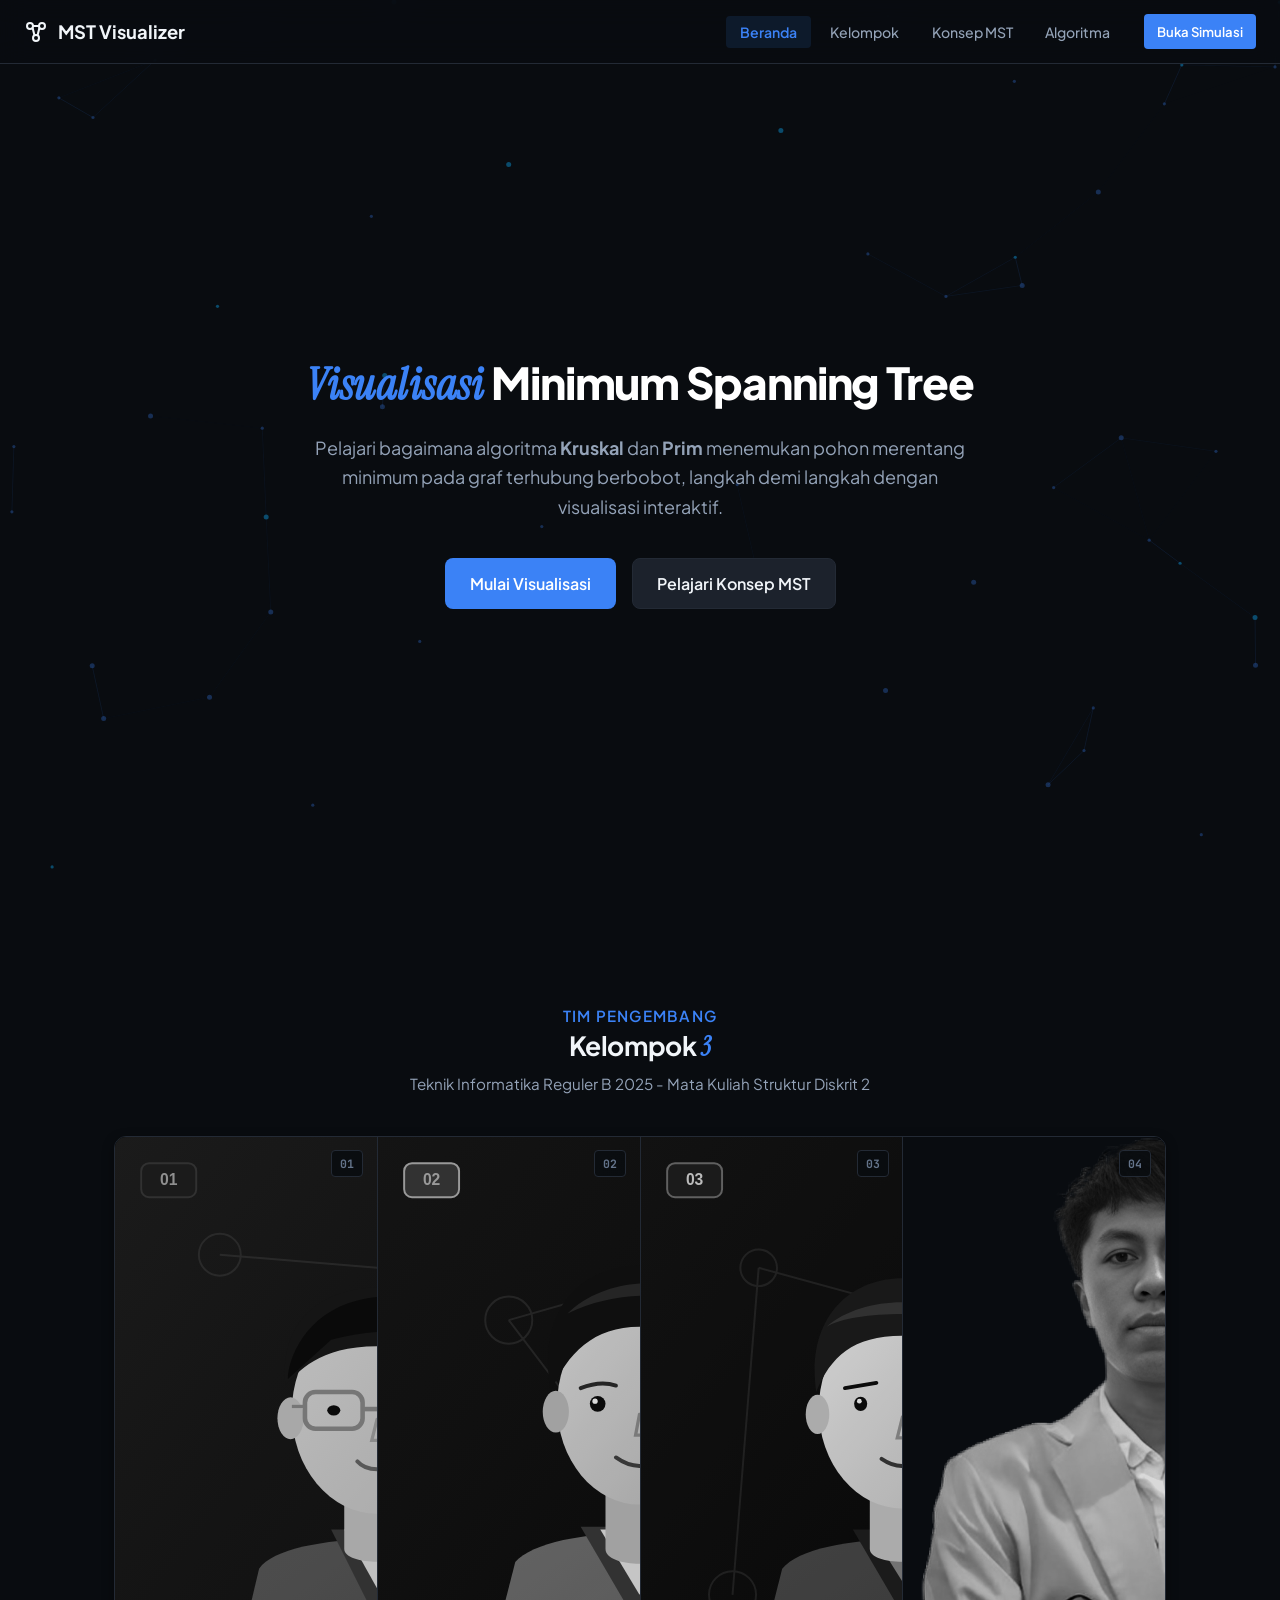
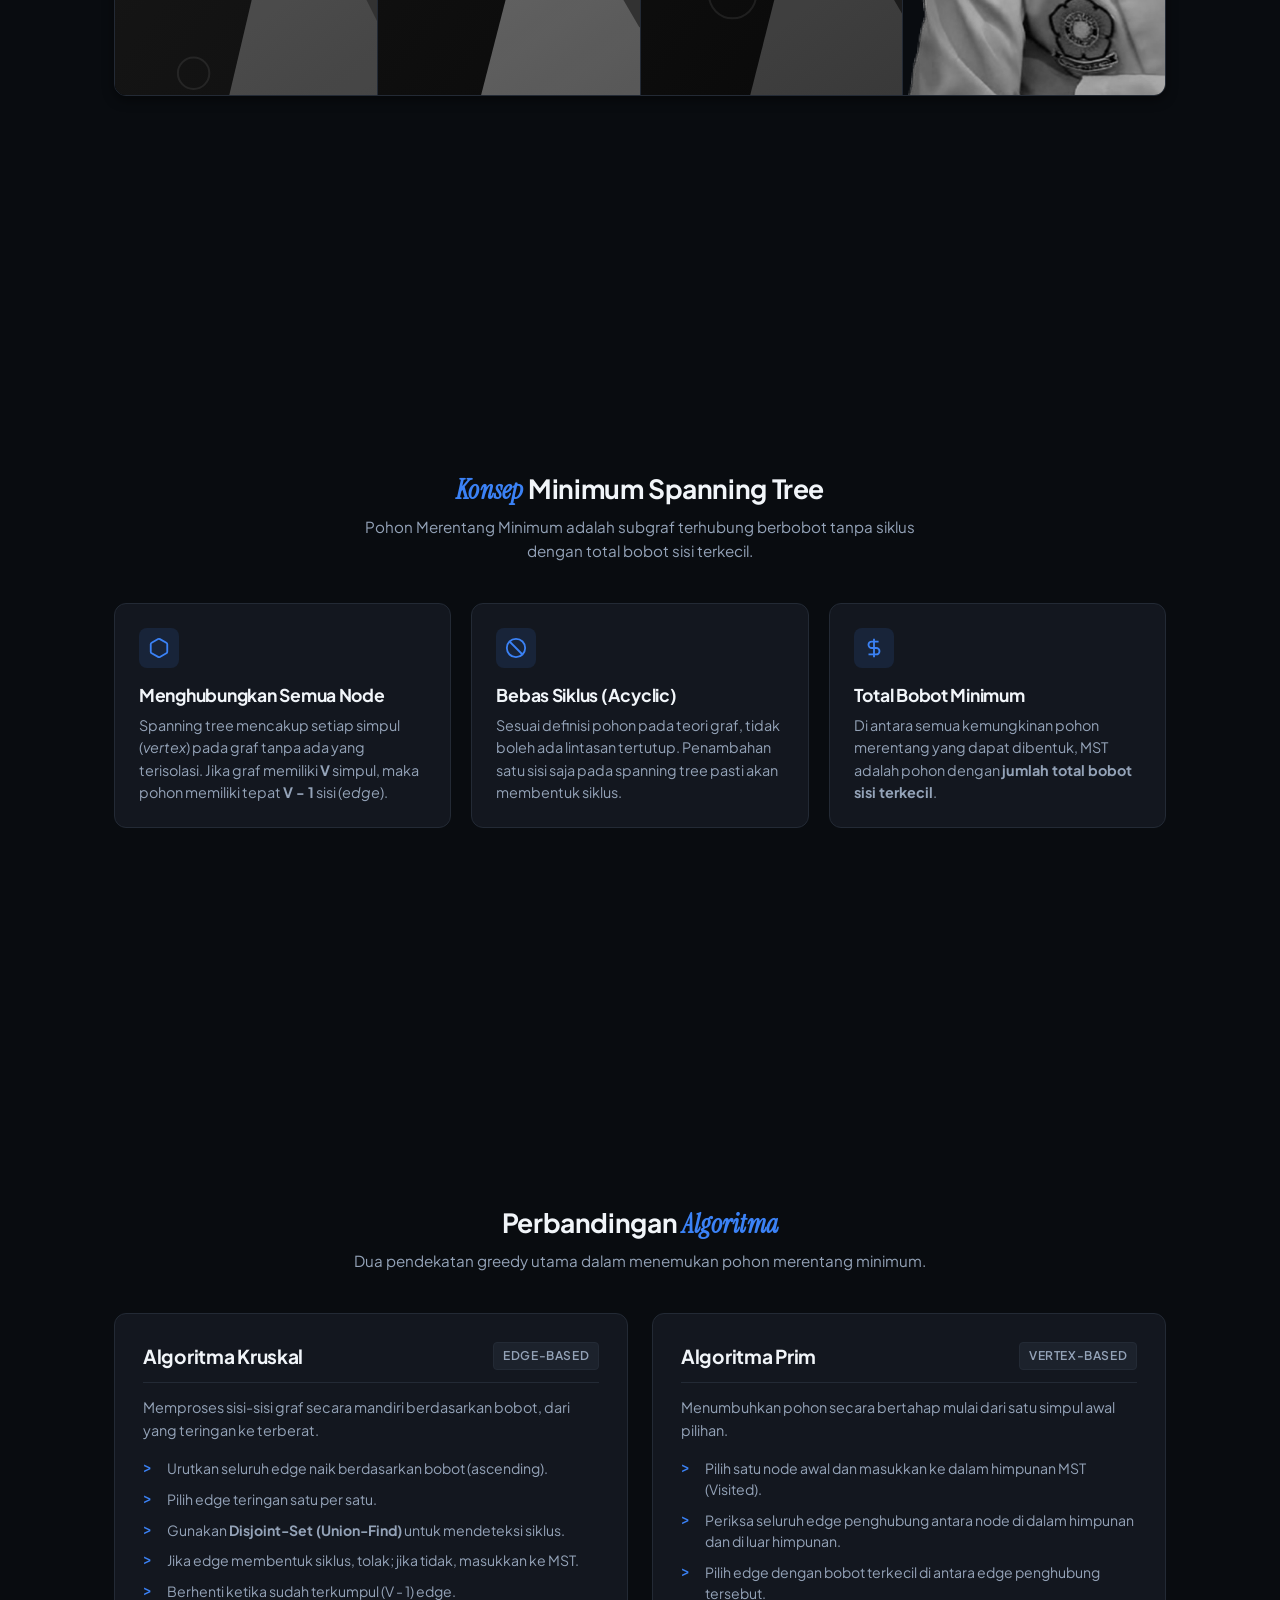
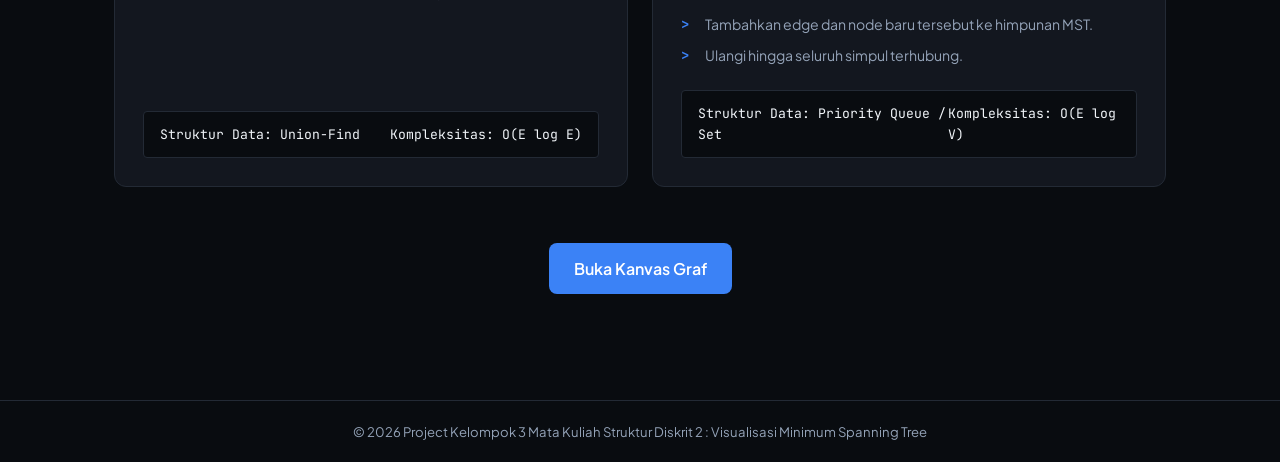
<file: index.html>
<!DOCTYPE html>
<html lang="id">
<head>
  <meta charset="UTF-8">
  <meta name="viewport" content="width=device-width, initial-scale=1.0">
  <title>Visualisasi Minimum Spanning Tree (MST) | Struktur Diskrit</title>
  <link rel="shortcut icon" href="images/favicon.svg" type="image/x-icon">
  <link rel="stylesheet" href="css/base.css">
  <link rel="stylesheet" href="css/landing.css">
</head>
<body>
  <!-- Kanvas Partikel Interaktif Latar Belakang -->
  <canvas id="bg-particles" class="bg-particles-canvas" aria-hidden="true"></canvas>

  <!-- Site Header -->
  <header class="site-header">
    <div class="header-container">
      <a href="#hero" class="logo">
        <svg width="24" height="24" viewBox="0 0 24 24" fill="none" stroke="currentColor" stroke-width="2" aria-hidden="true">
          <circle cx="6" cy="6" r="3"></circle>
          <circle cx="18" cy="6" r="3"></circle>
          <circle cx="12" cy="18" r="3"></circle>
          <line x1="8.5" y1="7.5" x2="10.5" y2="15.5"></line>
          <line x1="15.5" y1="7.5" x2="13.5" y2="15.5"></line>
          <line x1="9" y1="6" x2="15" y2="6"></line>
        </svg>
        <span>MST Visualizer</span>
      </a>

      <!-- Panel Kanan: Menu Navigasi + Tombol Simulasi + Hamburger di Mobile -->
      <div class="nav-right-panel">
        <nav class="site-nav desktop-nav" aria-label="Navigasi Halaman">
          <ul class="nav-menu">
            <li><a href="#hero" class="nav-item active">Beranda</a></li>
            <li><a href="#tim" class="nav-item">Kelompok</a></li>
            <li><a href="#konsep" class="nav-item">Konsep MST</a></li>
            <li><a href="#algoritma" class="nav-item">Algoritma</a></li>
          </ul>
        </nav>

        <div class="nav-btn-right">
          <a href="app.html" class="btn btn-primary btn-sm">Buka Simulasi</a>
        </div>

        <!-- Tombol Burger Menu untuk Layar Mobile -->
        <button type="button" class="nav-toggle" id="nav-toggle" aria-label="Buka Menu Navigasi" aria-expanded="false" aria-controls="mobile-nav">
          <span class="hamburger-bar"></span>
          <span class="hamburger-bar"></span>
          <span class="hamburger-bar"></span>
        </button>
      </div>
    </div>
  </header>

  <!-- Backdrop Gelap di Bawah Drawer & di Bawah Navbar -->
  <div class="mobile-nav-backdrop" id="mobile-backdrop"></div>

  <!-- Drawer Menu Navigasi Mobile (Layer Berada Tepat di Bawah Navbar) -->
  <nav class="mobile-nav-drawer" id="mobile-nav" aria-label="Navigasi Mobile">
    <ul class="nav-menu-mobile">
      <li><a href="#hero" class="mobile-nav-item active">Beranda</a></li>
      <li><a href="#tim" class="mobile-nav-item">Kelompok</a></li>
      <li><a href="#konsep" class="mobile-nav-item">Konsep MST</a></li>
      <li><a href="#algoritma" class="mobile-nav-item">Algoritma</a></li>
    </ul>
  </nav>

  <!-- Main Content -->
  <main>
    <!-- Section 1: Hero Section (min-h-screen) -->
    <section id="hero" class="landing-hero min-h-screen">
      <h1 class="hero-title"><span class="title-accent-word">Visualisasi</span> Minimum Spanning Tree</h1>
      <p class="hero-description">
        Pelajari bagaimana algoritma <strong>Kruskal</strong> dan <strong>Prim</strong> menemukan pohon merentang minimum pada graf terhubung berbobot, langkah demi langkah dengan visualisasi interaktif.
      </p>
      <div class="hero-cta">
        <a href="app.html" class="btn btn-primary btn-lg">
          Mulai Visualisasi
        </a>
        <a href="#konsep" class="btn btn-secondary btn-lg" id="btn-learn-mst">Pelajari Konsep MST</a>
      </div>
    </section>

    <!-- Section 2: Anggota Kelompok (min-h-screen) -->
    <section id="tim" class="team-section min-h-screen">
      <div class="team-inner">
        <div class="section-header">
          <p class="section-subtitle-tag">Tim Pengembang</p>
          <h2>Kelompok <span class="title-accent-word">3</span></h2>
          <p>Teknik Informatika Reguler B 2025 - Mata Kuliah Struktur Diskrit 2</p>
        </div>
        
        <!-- 4 Card Berdempet (Foto Setengah -> Hover Tampil Penuh + Nama & NIM) -->
        <div class="team-strip" role="region" aria-label="Daftar Anggota Kelompok">
          <!-- Anggota 1 -->
          <article class="team-card" tabindex="0">
            <div class="team-photo-wrap">
              <img src="images/member-1.svg" alt="Foto Sabil Alaudin" class="team-photo" loading="lazy">
              <span class="team-peek-badge">01</span>
            </div>
            <div class="team-info">
              <h3 class="team-name">Sabil Alaudin</h3>
              <div class="team-meta-row">
                <span class="team-nim">09021282530121</span>
                <span class="team-role">Algoritma MST</span>
              </div>
            </div>
          </article>

          <!-- Anggota 2 -->
          <article class="team-card" tabindex="0">
            <div class="team-photo-wrap">
              <img src="images/member-2.svg" alt="Foto Muhammad Syehan Fahrezi Prashya" class="team-photo" loading="lazy">
              <span class="team-peek-badge">02</span>
            </div>
            <div class="team-info">
              <h3 class="team-name">Muhammad Syehan Fahrezi Prashya</h3>
              <div class="team-meta-row">
                <span class="team-nim">09021282530051</span>
                <span class="team-role">Perancang Graf</span>
              </div>
            </div>
          </article>

          <!-- Anggota 3 -->
          <article class="team-card" tabindex="0">
            <div class="team-photo-wrap">
              <img src="images/member-3.svg" alt="Foto Rafa Rasyad Anfero" class="team-photo" loading="lazy">
              <span class="team-peek-badge">03</span>
            </div>
            <div class="team-info">
              <h3 class="team-name">Rafa Rasyad Anfero</h3>
              <div class="team-meta-row">
                <span class="team-nim">09021282530057</span>
                <span class="team-role">Interaktivitas State</span>
              </div>
            </div>
          </article>

          <!-- Anggota 4 -->
          <article class="team-card" tabindex="0">
            <div class="team-photo-wrap">
              <img src="images/nigga.png" alt="Foto M. Aditia Putra Pratama" class="team-photo" loading="lazy">
              <span class="team-peek-badge">04</span>
            </div>
            <div class="team-info">
              <h3 class="team-name">M. Aditia Putra Pratama</h3>
              <div class="team-meta-row">
                <span class="team-nim">09021282530045</span>
                <span class="team-role">Visualisasi &amp; UI</span>
              </div>
            </div>
          </article>
        </div>
      </div>
    </section>

    <!-- Section 3: Konsep Dasar MST (min-h-screen) -->
    <section id="konsep" class="section-container min-h-screen">
      <div class="section-inner">
        <div class="section-header">
          <h2><span class="title-accent-word">Konsep</span> Minimum Spanning Tree</h2>
          <p>Pohon Merentang Minimum adalah subgraf terhubung berbobot tanpa siklus dengan total bobot sisi terkecil.</p>
        </div>

        <div class="concept-grid">
          <div class="concept-card">
            <div class="concept-icon">
              <svg width="22" height="22" viewBox="0 0 24 24" fill="none" stroke="currentColor" stroke-width="2" aria-hidden="true">
                <path d="M21 16V8a2 2 0 0 0-1-1.73l-7-4a2 2 0 0 0-2 0l-7 4A2 2 0 0 0 3 8v8a2 2 0 0 0 1 1.73l7 4a2 2 0 0 0 2 0l7-4A2 2 0 0 0 21 16z"></path>
              </svg>
            </div>
            <h3>Menghubungkan Semua Node</h3>
            <p>
              Spanning tree mencakup setiap simpul (<em>vertex</em>) pada graf tanpa ada yang terisolasi. Jika graf memiliki <strong>V</strong> simpul, maka pohon memiliki tepat <strong>V - 1</strong> sisi (<em>edge</em>).
            </p>
          </div>

          <div class="concept-card">
            <div class="concept-icon">
              <svg width="22" height="22" viewBox="0 0 24 24" fill="none" stroke="currentColor" stroke-width="2" aria-hidden="true">
                <circle cx="12" cy="12" r="10"></circle>
                <line x1="4.93" y1="4.93" x2="19.07" y2="19.07"></line>
              </svg>
            </div>
            <h3>Bebas Siklus (Acyclic)</h3>
            <p>
              Sesuai definisi pohon pada teori graf, tidak boleh ada lintasan tertutup. Penambahan satu sisi saja pada spanning tree pasti akan membentuk siklus.
            </p>
          </div>

          <div class="concept-card">
            <div class="concept-icon">
              <svg width="22" height="22" viewBox="0 0 24 24" fill="none" stroke="currentColor" stroke-width="2" aria-hidden="true">
                <path d="M12 2v20M17 5H9.5a3.5 3.5 0 0 0 0 7h5a3.5 3.5 0 0 1 0 7H6"></path>
              </svg>
            </div>
            <h3>Total Bobot Minimum</h3>
            <p>
              Di antara semua kemungkinan pohon merentang yang dapat dibentuk, MST adalah pohon dengan <strong>jumlah total bobot sisi terkecil</strong>.
            </p>
          </div>
        </div>
      </div>
    </section>

    <!-- Section 4: Perbandingan Algoritma (min-h-screen) -->
    <section id="algoritma" class="section-container min-h-screen">
      <div class="section-inner">
        <div class="section-header">
          <h2>Perbandingan <span class="title-accent-word">Algoritma</span></h2>
          <p>Dua pendekatan greedy utama dalam menemukan pohon merentang minimum.</p>
        </div>

        <div class="algo-comparison-grid">
          <!-- Kartu Kruskal -->
          <div class="comparison-card">
            <div class="comparison-header">
              <h3>Algoritma Kruskal</h3>
              <span class="comparison-tag">Edge-Based</span>
            </div>
            <p class="text-muted">
              Memproses sisi-sisi graf secara mandiri berdasarkan bobot, dari yang teringan ke terberat.
            </p>
            <ul class="step-flow-list">
              <li>Urutkan seluruh edge naik berdasarkan bobot (ascending).</li>
              <li>Pilih edge teringan satu per satu.</li>
              <li>Gunakan <strong>Disjoint-Set (Union-Find)</strong> untuk mendeteksi siklus.</li>
              <li>Jika edge membentuk siklus, tolak; jika tidak, masukkan ke MST.</li>
              <li>Berhenti ketika sudah terkumpul (V - 1) edge.</li>
            </ul>
            <div class="meta-box">
              <span>Struktur Data: Union-Find</span>
              <span>Kompleksitas: O(E log E)</span>
            </div>
          </div>

          <!-- Kartu Prim -->
          <div class="comparison-card">
            <div class="comparison-header">
              <h3>Algoritma Prim</h3>
              <span class="comparison-tag">Vertex-Based</span>
            </div>
            <p class="text-muted">
              Menumbuhkan pohon secara bertahap mulai dari satu simpul awal pilihan.
            </p>
            <ul class="step-flow-list">
              <li>Pilih satu node awal dan masukkan ke dalam himpunan MST (Visited).</li>
              <li>Periksa seluruh edge penghubung antara node di dalam himpunan dan di luar himpunan.</li>
              <li>Pilih edge dengan bobot terkecil di antara edge penghubung tersebut.</li>
              <li>Tambahkan edge dan node baru tersebut ke himpunan MST.</li>
              <li>Ulangi hingga seluruh simpul terhubung.</li>
            </ul>
            <div class="meta-box">
              <span>Struktur Data: Priority Queue / Set</span>
              <span>Kompleksitas: O(E log V)</span>
            </div>
          </div>
        </div>

        <!-- Call to Action Banner -->
        <div class="section-cta-wrap">
          <a href="app.html" class="btn btn-primary btn-lg">
            Buka Kanvas Graf
          </a>
        </div>
      </div>
    </section>
  </main>

  <!-- Site Footer -->
  <footer class="site-footer">
    <p>&copy; 2026 Project Kelompok 3 Mata Kuliah Struktur Diskrit 2 : Visualisasi Minimum Spanning Tree</p>
  </footer>

  <!-- Script Partikel Latar Belakang -->
  <script src="js/particles.js"></script>

  <!-- Script Smooth ScrollTo & Active Nav Observer -->
  <script>
    document.addEventListener('DOMContentLoaded', function () {
      function smoothScrollToTarget(targetId) {
        const target = document.querySelector(targetId);
        if (!target) return;
        const headerEl = document.querySelector('.site-header');
        const headerHeight = headerEl ? headerEl.offsetHeight : 70;
        const targetPosition = target.getBoundingClientRect().top + window.pageYOffset - headerHeight;
        window.scrollTo({
          top: targetPosition,
          behavior: 'smooth'
        });
      }

      // Event listener klik halus untuk CTA Hero dan link navbar
      document.querySelectorAll('a[href^="#"]').forEach(anchor => {
        anchor.addEventListener('click', function (e) {
          const targetId = this.getAttribute('href');
          if (targetId && targetId !== '#') {
            const targetEl = document.querySelector(targetId);
            if (targetEl) {
              e.preventDefault();
              smoothScrollToTarget(targetId);
              history.pushState(null, null, targetId);
            }
          }
        });
      });

      // Deteksi posisi scroll untuk indikator menu aktif pada Navbar Desktop & Mobile
      const sections = document.querySelectorAll('section[id]');
      const navLinks = document.querySelectorAll('.nav-item, .mobile-nav-item');

      function updateActiveNav() {
        const headerEl = document.querySelector('.site-header');
        const headerHeight = headerEl ? headerEl.offsetHeight : 70;
        const scrollPos = window.pageYOffset + headerHeight + 50;

        sections.forEach(section => {
          const top = section.offsetTop;
          const height = section.offsetHeight;
          const id = section.getAttribute('id');
          if (scrollPos >= top && scrollPos < top + height) {
            navLinks.forEach(link => {
              if (link.getAttribute('href') === '#' + id) {
                link.classList.add('active');
              } else {
                link.classList.remove('active');
              }
            });
          }
        });
      }

      window.addEventListener('scroll', updateActiveNav, { passive: true });
      updateActiveNav();

      // Interaktivitas Tap / Click pada Card Anggota (khususnya sentuhan layar mobile)
      const teamCards = document.querySelectorAll('.team-card');
      const teamStrip = document.querySelector('.team-strip');

      teamCards.forEach(card => {
        card.addEventListener('click', function (e) {
          const isAlreadyActive = card.classList.contains('touch-active');
          teamCards.forEach(c => c.classList.remove('touch-active'));
          
          if (!isAlreadyActive) {
            card.classList.add('touch-active');
            if (teamStrip) teamStrip.classList.add('has-touch-active');
          } else {
            if (teamStrip) teamStrip.classList.remove('has-touch-active');
          }
        });
      });

      // Hilangkan status aktif jika pengguna mengetuk di luar area strip
      document.addEventListener('click', function (e) {
        if (!e.target.closest('.team-strip')) {
          teamCards.forEach(c => c.classList.remove('touch-active'));
          if (teamStrip) teamStrip.classList.remove('has-touch-active');
        }
      });

      // Kontrol Burger Menu pada Layar Mobile (Drawer Layer Berada di Bawah Navbar)
      const navToggle = document.getElementById('nav-toggle');
      const mobileNav = document.getElementById('mobile-nav');
      const mobileBackdrop = document.getElementById('mobile-backdrop');

      if (navToggle && mobileNav) {
        function toggleNav() {
          const isOpen = mobileNav.classList.contains('open');
          if (isOpen) {
            closeNav();
          } else {
            openNav();
          }
        }

        function openNav() {
          mobileNav.classList.add('open');
          if (mobileBackdrop) mobileBackdrop.classList.add('open');
          navToggle.setAttribute('aria-expanded', 'true');
          navToggle.setAttribute('aria-label', 'Tutup Menu Navigasi');
        }

        function closeNav() {
          mobileNav.classList.remove('open');
          if (mobileBackdrop) mobileBackdrop.classList.remove('open');
          navToggle.setAttribute('aria-expanded', 'false');
          navToggle.setAttribute('aria-label', 'Buka Menu Navigasi');
        }

        navToggle.addEventListener('click', function (e) {
          e.stopPropagation();
          toggleNav();
        });

        // Tutup menu otomatis saat salah satu link diklik
        mobileNav.querySelectorAll('.mobile-nav-item').forEach(link => {
          link.addEventListener('click', function () {
            closeNav();
          });
        });

        // Tutup menu jika pengguna mengetuk area backdrop di luar drawer
        if (mobileBackdrop) {
          mobileBackdrop.addEventListener('click', function () {
            closeNav();
          });
        }

        // Tutup menu jika tombol Escape ditekan
        document.addEventListener('keydown', function (e) {
          if (e.key === 'Escape') {
            closeNav();
          }
        });
      }
    });
  </script>
</body>
</html>
</file>
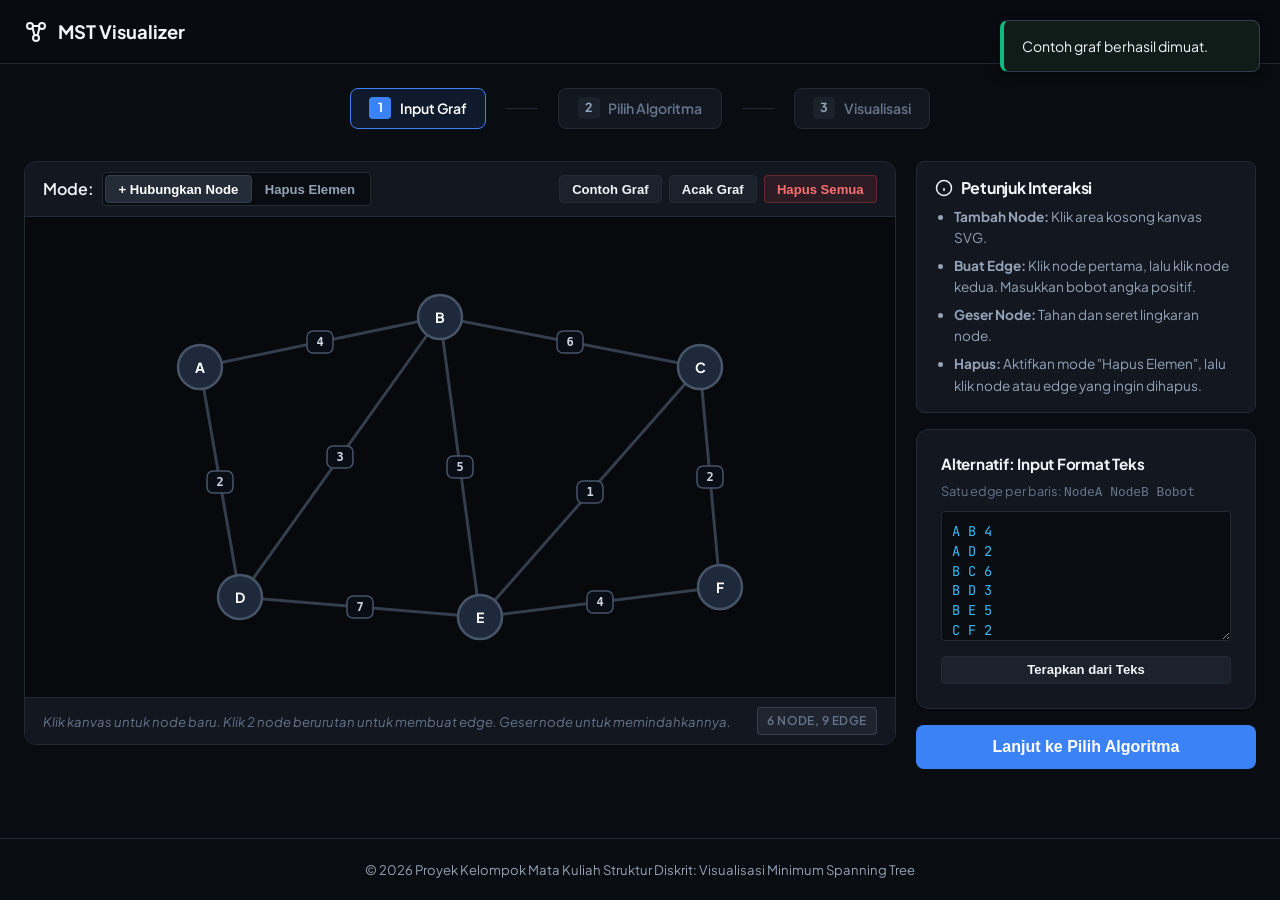
<file: app.html>
<!DOCTYPE html>
<html lang="id">
<head>
  <meta charset="UTF-8">
  <meta name="viewport" content="width=device-width, initial-scale=1.0">
  <title>Aplikasi Visualisasi MST | Struktur Diskrit</title>
  <link rel="shortcut icon" href="images/favicon.svg" type="image/x-icon">
  <link rel="stylesheet" href="css/base.css">
  <link rel="stylesheet" href="css/app.css">
</head>
<body>

  <!-- Site Header -->
  <header class="site-header">
    <div class="header-container">
      <a href="index.html" class="logo">
        <svg width="24" height="24" viewBox="0 0 24 24" fill="none" stroke="currentColor" stroke-width="2" aria-hidden="true">
          <circle cx="6" cy="6" r="3"></circle>
          <circle cx="18" cy="6" r="3"></circle>
          <circle cx="12" cy="18" r="3"></circle>
          <line x1="8.5" y1="7.5" x2="10.5" y2="15.5"></line>
          <line x1="15.5" y1="7.5" x2="13.5" y2="15.5"></line>
          <line x1="9" y1="6" x2="15" y2="6"></line>
        </svg>
        <span>MST Visualizer</span>
      </a>
    </div>
  </header>

  <main class="app-container">

    <!-- Stepper Navigation -->
    <nav class="stepper-nav" aria-label="Progress Tahapan">
      <div id="step-pill-input" class="step-pill active">
        <span class="step-num">1</span>
        <span>Input Graf</span>
      </div>
      <div class="step-divider"></div>
      <div id="step-pill-pick" class="step-pill">
        <span class="step-num">2</span>
        <span>Pilih Algoritma</span>
      </div>
      <div class="step-divider"></div>
      <div id="step-pill-visualize" class="step-pill">
        <span class="step-num">3</span>
        <span>Visualisasi</span>
      </div>
    </nav>

    <!-- ======================================================================
         TAHAP 1: INPUT GRAF (STAGE INPUT)
         ====================================================================== -->
    <section id="stage-input">
      <!-- Pesan Peringatan Validasi -->
      <div id="editor-validation-alert" class="validation-alert" role="alert"></div>

      <div class="editor-layout">
        <!-- Area Kanvas Utama -->
        <div class="canvas-card">
          <!-- Toolbar Editor -->
          <div class="canvas-toolbar">
            <div class="toolbar-group">
              <span class="text-dim text-sm" style="font-weight: 600;">Mode:</span>
              <div class="mode-btn-group">
                <button type="button" id="btn-mode-add" class="mode-btn active" title="Tambah Node &amp; Hubungkan Edge">
                  + Hubungkan Node
                </button>
                <button type="button" id="btn-mode-delete" class="mode-btn" title="Klik node atau edge untuk menghapus">
                  Hapus Elemen
                </button>
              </div>
            </div>

            <div class="toolbar-group">
              <button type="button" id="btn-sample-graph" class="btn btn-secondary btn-sm" title="Muat Graf Contoh Buku Teks">
                Contoh Graf
              </button>
              <button type="button" id="btn-random-graph" class="btn btn-secondary btn-sm" title="Hasilkan Graf Acak Terhubung">
                Acak Graf
              </button>
              <button type="button" id="btn-clear-graph" class="btn btn-danger btn-sm" title="Kosongkan Semua Node &amp; Edge">
                Hapus Semua
              </button>
            </div>
          </div>

          <!-- Kanvas SVG Interaktif -->
          <svg id="editor-svg" class="graph-svg" viewBox="0 0 800 480" width="100%" height="480"></svg>

          <!-- Footer Kanvas -->
          <div class="canvas-footer">
            <span><em>Klik kanvas untuk node baru. Klik 2 node berurutan untuk membuat edge. Geser node untuk memindahkannya.</em></span>
            <span id="graph-stats-badge" class="badge badge-idle">0 Node, 0 Edge</span>
          </div>
        </div>

        <!-- Sidebar Kontrol & Input Teks -->
        <aside class="editor-sidebar">
          <div class="guide-box">
            <h4>
              <svg width="18" height="18" viewBox="0 0 24 24" fill="none" stroke="currentColor" stroke-width="2" aria-hidden="true">
                <circle cx="12" cy="12" r="10"></circle>
                <line x1="12" y1="16" x2="12" y2="12"></line>
                <line x1="12" y1="8" x2="12.01" y2="8"></line>
              </svg>
              Petunjuk Interaksi
            </h4>
            <ul>
              <li><strong>Tambah Node:</strong> Klik area kosong kanvas SVG.</li>
              <li><strong>Buat Edge:</strong> Klik node pertama, lalu klik node kedua. Masukkan bobot angka positif.</li>
              <li><strong>Geser Node:</strong> Tahan dan seret lingkaran node.</li>
              <li><strong>Hapus:</strong> Aktifkan mode "Hapus Elemen", lalu klik node atau edge yang ingin dihapus.</li>
            </ul>
          </div>

          <!-- Input Alternatif Textarea -->
          <div class="card textarea-box">
            <h4 style="margin-bottom: 0.5rem; font-size: 0.95rem;">Alternatif: Input Format Teks</h4>
            <p style="font-size: 0.8rem; margin-bottom: 0.5rem; color: var(--text-dim);">
              Satu edge per baris: <code>NodeA NodeB Bobot</code>
            </p>
            <textarea id="graph-textarea" placeholder="A B 4&#10;A D 2&#10;B C 6" spellcheck="false"></textarea>
            <button type="button" id="btn-apply-text" class="btn btn-secondary btn-sm" style="width: 100%;">
              Terapkan dari Teks
            </button>
          </div>

          <!-- Tombol Lanjut ke Tahap 2 -->
          <button type="button" id="btn-goto-pick" class="btn btn-primary btn-lg" style="width: 100%;">
            Lanjut ke Pilih Algoritma
          </button>
        </aside>
      </div>
    </section>

    <!-- ======================================================================
         TAHAP 2: PILIH ALGORITMA (STAGE PICK)
         ====================================================================== -->
    <section id="stage-pick" style="display: none;">
      <div class="algo-selection-container">
        <div style="text-align: center; margin-bottom: 1.5rem;">
          <h2>Pilih Algoritma Minimum Spanning Tree</h2>
          <p>Tentukan algoritma greedy yang ingin Anda visualisasikan pada graf yang telah dibuat.</p>
        </div>

        <div class="algo-cards-grid">
          <!-- Kartu Kruskal -->
          <div id="card-algo-kruskal" class="algo-card selected">
            <div class="algo-card-header">
              <h3>Algoritma Kruskal</h3>
              <span class="algo-badge">Edge-Centric</span>
            </div>
            <p class="algo-description">
              Mengurutkan seluruh sisi graf berdasarkan bobot secara menaik. Memeriksa setiap sisi satu per satu dan menolak sisi yang menyebabkan siklus menggunakan struktur data <strong>Union-Find (Disjoint Set)</strong>.
            </p>
            <div class="algo-meta">
              <span>Pendekatan: Global Greedy</span>
              <span>Deteksi Siklus: Union-Find</span>
            </div>
          </div>

          <!-- Kartu Prim -->
          <div id="card-algo-prim" class="algo-card">
            <div class="algo-card-header">
              <h3>Algoritma Prim</h3>
              <span class="algo-badge">Vertex-Centric</span>
            </div>
            <p class="algo-description">
              Dimulai dari sebuah simpul awal tertentu, kemudian menumbuhkan pohon secara bertahap dengan selalu memilih sisi berbobot terkecil yang menghubungkan pohon ke simpul luar yang belum terhubung.
            </p>
            <div class="algo-meta">
              <span>Pendekatan: Local Greedy</span>
              <span>Memerlukan Node Awal</span>
            </div>
          </div>
        </div>

        <!-- Opsi Pemilihan Node Awal untuk Prim -->
        <div id="prim-options-container" class="prim-options" style="display: none;">
          <div>
            <h4 style="font-size: 1rem; margin-bottom: 0.25rem;">Pilih Simpul Awal (Start Node):</h4>
            <p style="font-size: 0.85rem; color: var(--text-dim);">
              Algoritma Prim akan mulai menumbuhkan pohon MST dari simpul ini.
            </p>
          </div>
          <select id="prim-start-node-select"></select>
        </div>

        <!-- Navigasi Tahap 2 -->
        <div class="pick-actions">
          <button type="button" id="btn-back-to-input" class="btn btn-outline btn-lg">
            Kembali ke Edit Graf
          </button>
          <button type="button" id="btn-start-visualize" class="btn btn-primary btn-lg">
            Mulai Visualisasi
          </button>
        </div>
      </div>
    </section>

    <!-- ======================================================================
         TAHAP 3: VISUALISASI LANGKAH DEMI LANGKAH (STAGE VISUALIZE)
         ====================================================================== -->
    <section id="stage-visualize" style="display: none;">
      <div class="visualize-layout">
        
        <!-- Bagian Utama Visualisasi -->
        <div class="visualize-main">
          <!-- Header Visualizer: Algoritma & Total Bobot -->
          <div class="viz-header-card">
            <div>
              <span class="text-dim text-sm" style="text-transform: uppercase; font-weight: 700; letter-spacing: 0.05em;">Sedang Dijalankan</span>
              <h3 id="viz-algo-title" style="color: #ffffff; margin-top: 0.2rem;">Algoritma Kruskal</h3>
            </div>
            <div class="total-weight-display">
              <span class="total-weight-label">Total Bobot MST:</span>
              <span id="step-total-weight" class="total-weight-val">0</span>
            </div>
          </div>

          <!-- Kanvas SVG Graf Read-Only -->
          <div class="canvas-card">
            <svg id="visualizer-svg" class="graph-svg" viewBox="0 0 800 480" width="100%" height="480"></svg>
          </div>

          <!-- Player Controls Bar -->
          <div class="controls-card">
            <div class="control-buttons">
              <button type="button" id="btn-reset" class="btn btn-secondary btn-sm" title="Kembali ke kondisi awal">
                Reset
              </button>
              <button type="button" id="btn-prev" class="btn btn-secondary btn-sm" title="Langkah Sebelumnya">
                Prev
              </button>
              <button type="button" id="btn-play" class="btn btn-primary btn-sm" style="min-width: 90px;" title="Putar Otomatis">
                <svg width="16" height="16" viewBox="0 0 24 24" fill="currentColor" aria-hidden="true">
                  <polygon points="5 3 19 12 5 21 5 3"></polygon>
                </svg>
                Play
              </button>
              <button type="button" id="btn-next" class="btn btn-secondary btn-sm" title="Langkah Berikutnya">
                Next
              </button>
            </div>

            <!-- Counter Langkah -->
            <div class="step-counter-box" title="Posisi Langkah Saat Ini">
              <span id="step-counter">0 / 0</span>
            </div>

            <!-- Slider Kecepatan Autoplay -->
            <div class="speed-control">
              <span>Kecepatan:</span>
              <input type="range" id="speed-slider" min="300" max="2500" step="100" value="1000" title="Atur kecepatan jeda autoplay">
              <span id="speed-label" class="font-mono text-sm font-bold">1.0s</span>
            </div>
          </div>

          <!-- Panel Keterangan Langkah Saat Ini -->
          <div class="step-note-card">
            <div class="step-note-header">
              <span class="step-note-title">Keterangan Langkah Saat Ini</span>
              <span id="step-status-badge" class="badge badge-idle">Belum Mulai</span>
            </div>
            <p id="step-note-text" class="step-note-text">
              Klik tombol Play atau Next untuk memulai visualisasi.
            </p>
          </div>

          <!-- Legenda Warna Graf -->
          <div class="legend-card">
            <div class="legend-item">
              <span class="legend-color-dot dot-idle"></span>
              <span>Abu-abu: Belum Diproses</span>
            </div>
            <div class="legend-item">
              <span class="legend-color-dot dot-check"></span>
              <span>Kuning: Sedang Diperiksa</span>
            </div>
            <div class="legend-item">
              <span class="legend-color-dot dot-accept"></span>
              <span>Hijau: Diterima Masuk MST</span>
            </div>
            <div class="legend-item">
              <span class="legend-color-dot dot-reject"></span>
              <span>Merah Putus-putus: Ditolak (Siklus)</span>
            </div>
          </div>

          <!-- Ringkasan Selesai (Muncul di langkah terakhir) -->
          <div id="completion-summary-card" class="completion-summary-card">
            <h3 style="color: #ffffff; display: flex; align-items: center; gap: 0.5rem; margin-bottom: 0.5rem;">
              <svg width="22" height="22" viewBox="0 0 24 24" fill="none" stroke="currentColor" stroke-width="2.5" style="color: var(--color-accept);" aria-hidden="true">
                <path d="M22 11.08V12a10 10 0 1 1-5.93-9.14"></path>
                <polyline points="22 4 12 14.01 9 11.01"></polyline>
              </svg>
              Pohon Merentang Minimum (MST) Berhasil Ditemukan
            </h3>
            <p class="text-muted" style="margin-bottom: 0.75rem;">
              Seluruh node telah terhubung dengan total bobot minimum sebesar <strong id="summary-total-weight" style="color: var(--color-accept); font-size: 1.25rem;">0</strong>.
            </p>
            <div style="font-size: 0.9rem; font-weight: 600; color: var(--text-muted); margin-bottom: 0.35rem;">
              Daftar Sisi (Edge) Pembentuk MST:
            </div>
            <div id="summary-mst-edges" class="summary-edges-list"></div>

            <div class="summary-actions">
              <button type="button" id="btn-copy-summary" class="btn btn-outline" title="Salin daftar edge dan total bobot ke clipboard">
                Salin Hasil MST
              </button>
              <button type="button" id="btn-replay-other" class="btn btn-primary">
                Coba Algoritma Lain (Graf Sama)
              </button>
              <button type="button" id="btn-replay-new" class="btn btn-secondary">
                Ulangi dengan Graf Baru
              </button>
            </div>
          </div>

        </div>

        <!-- Sidebar Visualizer (Panel Khusus Kruskal / Prim) -->
        <aside class="visualize-sidebar">
          
          <!-- Panel Khusus Kruskal: Tabel Urutan Edge -->
          <div id="kruskal-edge-list-panel" class="side-panel-card">
            <h4 class="side-panel-title">
              <span>Urutan Edge (Kruskal)</span>
              <span class="badge badge-idle">Ascending</span>
            </h4>
            <p style="font-size: 0.8rem; color: var(--text-dim); margin-bottom: 0.75rem;">
              Edge diproses urut dari bobot terkecil ke terbesar.
            </p>
            <table class="kruskal-table">
              <thead>
                <tr>
                  <th style="width: 28px;">#</th>
                  <th>Edge</th>
                  <th style="text-align: center;">Bobot</th>
                  <th style="text-align: center;">Status</th>
                </tr>
              </thead>
              <tbody id="kruskal-table-body"></tbody>
            </table>
          </div>

          <!-- Panel Khusus Prim: Himpunan Node Visited -->
          <div id="prim-visited-panel" class="side-panel-card" style="display: none;">
            <h4 class="side-panel-title">
              <span>Himpunan Node MST (Visited)</span>
            </h4>
            <p style="font-size: 0.8rem; color: var(--text-dim); margin-bottom: 0.75rem;">
              Node yang saat ini sudah tergabung ke dalam pohon MST:
            </p>
            <div id="prim-visited-chips" class="prim-chips-container"></div>
            <div style="margin-top: 1.5rem; padding-top: 1rem; border-top: 1px solid var(--border-subtle); font-size: 0.82rem; color: var(--text-muted);">
              Di setiap langkah, algoritma mencari edge terpendek yang memotong dari himpunan ini ke node yang belum dikunjungi.
            </div>
          </div>

          <!-- Navigasi Cepat Balik -->
          <div class="card" style="padding: 1rem;">
            <button type="button" onclick="window.App.goTo('pick')" class="btn btn-outline btn-sm" style="width: 100%; margin-bottom: 0.5rem;">
              Pilih Algoritma Lain
            </button>
            <button type="button" onclick="window.App.goTo('input')" class="btn btn-outline btn-sm" style="width: 100%;">
              Kembali ke Edit Graf
            </button>
          </div>

        </aside>

      </div>
    </section>

  </main>

  <!-- Modal Dialog Input Bobot Edge -->
  <div id="weight-modal" class="modal-overlay">
    <div class="modal-content">
      <h3 id="weight-modal-title" style="margin-bottom: 0.5rem; font-size: 1.15rem;">Beri Bobot Edge</h3>
      <p style="font-size: 0.85rem; color: var(--text-muted);">
        Masukkan bobot sisi (angka positif).
      </p>
      <input type="number" id="edge-weight-input" class="modal-input" min="1" step="any" value="4">
      <div class="modal-actions">
        <button type="button" id="btn-cancel-weight" class="btn btn-secondary">Batal</button>
        <button type="button" id="btn-confirm-weight" class="btn btn-primary">Simpan Bobot</button>
      </div>
    </div>
  </div>

  <!-- Toast Notifikasi Container -->
  <div id="toast-container" class="toast-container"></div>

  <!-- Site Footer -->
  <footer class="site-footer">
    <p>&copy; 2026 Proyek Kelompok Mata Kuliah Struktur Diskrit: Visualisasi Minimum Spanning Tree</p>
  </footer>

  <!-- Script Aplikasi (Urutan Vanilla tanpa ES module) -->
  <script src="js/graph.js"></script>
  <script src="js/algorithms.js"></script>
  <script src="js/renderer.js"></script>
  <script src="js/graph-editor.js"></script>
  <script src="js/controls.js"></script>
  <script src="js/app.js"></script>

</body>
</html>
</file>
<file: css/base.css>
/* ==========================================================================
   BASE.CSS
   Variabel global, tipografi terarah, tombol solid, dan komponen dasar.
   Tema: Deep Obsidian Dark (Crafted Dark Mode).
   Mematuhi pedoman anti-slop: tanpa gradient glow klise, tanpa glassmorphism
   berlebihan, palet terbatas 2-3 warna inti + 1 aksen, dan kontras tinggi.
   ========================================================================== */

@import url('https://fonts.googleapis.com/css2?family=Instrument+Serif:ital@1&family=Newsreader:ital,opsz,wght@1,6..72,400;1,6..72,500;1,6..72,600&family=Playfair+Display:ital,wght@1,400;1,600&family=Plus+Jakarta+Sans:wght@400;500;600;700;800&family=JetBrains+Mono:wght@400;500;600;700&display=swap');

:root {
  /* Ukuran Navbar Global */
  --header-height: 64px;

  /* Palet Dark Mode Terarah (Obsidian & Slate) */
  --bg-primary: #090c10;       /* Latar utama gelap pekat */
  --bg-secondary: #13171f;     /* Permukaan kartu & sidebar */
  --bg-tertiary: #1c222c;      /* Elemen sekunder / input */
  --bg-elevated: #242c38;      /* Elemen hover & dropdown */

  --text-main: #f1f5f9;        /* Teks utama (kontras tinggi, WCAG AA pass) */
  --text-muted: #94a3b8;       /* Teks sekunder yang nyaman dibaca */
  --text-dim: #64748b;         /* Label & metadata pendukung */

  --primary: #3b82f6;          /* Biru teknis terarah */
  --primary-hover: #2563eb;
  --primary-subtle: rgba(59, 130, 246, 0.12);

  --accent: #0ea5e9;           /* Aksen fungsional tunggal */
  --accent-gold: #f59e0b;      /* Aksen serif editorial hangat (seperti 'together') */

  /* Warna Status Algoritma MST (Jelas & Fungsional) */
  --color-idle: #64748b;       /* Abu-abu: belum diproses */
  --color-check: #f59e0b;      /* Kuning: sedang diperiksa */
  --color-accept: #10b981;     /* Hijau: diterima masuk MST */
  --color-reject: #ef4444;     /* Merah: ditolak karena siklus */

  --border-subtle: #232a35;
  --border-strong: #333d4d;
  --border-focus: #3b82f6;

  /* Elevasi Fungsional (Bukan Glow Liar) */
  --shadow-sm: 0 1px 2px rgba(0, 0, 0, 0.35);
  --shadow-md: 0 4px 12px rgba(0, 0, 0, 0.45);
  --shadow-lg: 0 8px 24px rgba(0, 0, 0, 0.55);

  --radius-sm: 4px;
  --radius-md: 8px;
  --radius-lg: 12px;

  /* Tipografi Terarah */
  --font-family: 'Plus Jakarta Sans', -apple-system, BlinkMacSystemFont, 'Segoe UI', Roboto, Helvetica, Arial, sans-serif;
  --font-serif-accent: 'Instrument Serif', 'Newsreader', 'Playfair Display', Georgia, serif;
  --font-mono: 'JetBrains Mono', ui-monospace, SFMono-Regular, Menlo, Monaco, Consolas, monospace;

  --transition-fast: 0.15s ease;
  --transition-normal: 0.2s ease;
}

html {
  scroll-behavior: smooth;
}

*, *::before, *::after {
  box-sizing: border-box;
  margin: 0;
  padding: 0;
}

body {
  font-family: var(--font-family);
  background-color: var(--bg-primary);
  color: var(--text-main);
  line-height: 1.6;
  min-height: 100vh;
  display: flex;
  flex-direction: column;
  -webkit-font-smoothing: antialiased;
}

a {
  color: var(--primary);
  text-decoration: none;
  transition: color var(--transition-fast);
  cursor: pointer;
}

a:hover,
a:focus,
a:active {
  color: #60a5fa;
  text-decoration: none;
}

/* Tipografi */
h1, h2, h3, h4 {
  color: var(--text-main);
  font-weight: 700;
  line-height: 1.25;
  letter-spacing: -0.015em;
}

h1 { font-size: 2.25rem; }
h2 { font-size: 1.65rem; }
h3 { font-size: 1.2rem; }
h4 { font-size: 1rem; }

p {
  color: var(--text-muted);
}

/* Tombol Solid & Fungsional */
.btn {
  display: inline-flex;
  align-items: center;
  justify-content: center;
  gap: 0.5rem;
  padding: 0.55rem 1.15rem;
  font-size: 0.9rem;
  font-weight: 600;
  border-radius: var(--radius-md);
  border: 1px solid transparent;
  cursor: pointer;
  transition: background-color var(--transition-fast), border-color var(--transition-fast), transform var(--transition-fast);
  user-select: none;
  text-decoration: none;
  white-space: nowrap;
}

.btn:focus-visible {
  outline: 2px solid var(--border-focus);
  outline-offset: 2px;
}

.btn:disabled {
  opacity: 0.45;
  cursor: not-allowed;
  pointer-events: none;
}

.btn-primary {
  background-color: var(--primary);
  color: #ffffff;
}
.btn-primary:hover:not(:disabled) {
  background-color: var(--primary-hover);
}

.btn-secondary {
  background-color: var(--bg-tertiary);
  color: var(--text-main);
  border-color: var(--border-subtle);
}
.btn-secondary:hover:not(:disabled) {
  background-color: var(--bg-elevated);
  border-color: var(--border-strong);
}

.btn-outline {
  background: transparent;
  color: var(--text-main);
  border-color: var(--border-strong);
}
.btn-outline:hover:not(:disabled) {
  background: var(--bg-secondary);
  border-color: var(--text-muted);
}

.btn-danger {
  background-color: rgba(239, 68, 68, 0.12);
  color: #f87171;
  border-color: rgba(239, 68, 68, 0.3);
}
.btn-danger:hover:not(:disabled) {
  background-color: #ef4444;
  color: #ffffff;
}

.btn-sm {
  padding: 0.35rem 0.75rem;
  font-size: 0.82rem;
  border-radius: var(--radius-sm);
}

.btn-lg {
  padding: 0.75rem 1.5rem;
  font-size: 1rem;
  border-radius: var(--radius-md);
}

/* Kartu Solid */
.card {
  background: var(--bg-secondary);
  border: 1px solid var(--border-subtle);
  border-radius: var(--radius-lg);
  padding: 1.5rem;
  box-shadow: var(--shadow-sm);
}

/* Badge Status Fungsional */
.badge {
  display: inline-flex;
  align-items: center;
  padding: 0.2rem 0.55rem;
  font-size: 0.75rem;
  font-weight: 600;
  text-transform: uppercase;
  letter-spacing: 0.04em;
  border-radius: var(--radius-sm);
}

.badge-idle {
  background: rgba(100, 116, 139, 0.15);
  color: var(--color-idle);
  border: 1px solid rgba(100, 116, 139, 0.35);
}
.badge-check {
  background: rgba(245, 158, 11, 0.15);
  color: var(--color-check);
  border: 1px solid rgba(245, 158, 11, 0.35);
}
.badge-accept {
  background: rgba(16, 185, 129, 0.15);
  color: var(--color-accept);
  border: 1px solid rgba(16, 185, 129, 0.35);
}
.badge-reject {
  background: rgba(239, 68, 68, 0.15);
  color: var(--color-reject);
  border: 1px solid rgba(239, 68, 68, 0.35);
}

/* Toast Notifikasi */
.toast-container {
  position: fixed;
  top: 1.25rem;
  right: 1.25rem;
  z-index: 9999;
  display: flex;
  flex-direction: column;
  gap: 0.5rem;
  pointer-events: none;
}

.toast {
  pointer-events: auto;
  min-width: 260px;
  max-width: 400px;
  padding: 0.85rem 1.15rem;
  border-radius: var(--radius-md);
  background: var(--bg-secondary);
  border: 1px solid var(--border-strong);
  border-left: 4px solid var(--primary);
  box-shadow: var(--shadow-md);
  color: var(--text-main);
  font-size: 0.88rem;
  animation: slideIn 0.25s ease-out;
  transition: opacity 0.25s, transform 0.25s;
}

.toast.toast-error {
  border-left-color: var(--color-reject);
  background: #1a1215;
}

.toast.toast-success {
  border-left-color: var(--color-accept);
  background: #0f1c17;
}

.toast.toast-warning {
  border-left-color: var(--color-check);
  background: #1c1810;
}

@keyframes slideIn {
  from {
    opacity: 0;
    transform: translateY(-8px);
  }
  to {
    opacity: 1;
    transform: translateY(0);
  }
}

main {
  padding-top: var(--header-height);
}

/* Header & Navbar Fixed */
.site-header {
  position: fixed;
  top: 0;
  left: 0;
  right: 0;
  width: 100%;
  height: var(--header-height);
  border-bottom: 1px solid var(--border-subtle);
  background: rgba(9, 12, 16, 0.88);
  backdrop-filter: blur(14px);
  -webkit-backdrop-filter: blur(14px);
  z-index: 1000;
}

.header-container {
  max-width: 1280px;
  height: 100%;
  margin: 0 auto;
  padding: 0 1.5rem;
  display: flex;
  align-items: center;
  justify-content: space-between;
  gap: 1.5rem;
}

.logo {
  display: flex;
  align-items: center;
  gap: 0.65rem;
  font-weight: 700;
  font-size: 1.15rem;
  color: var(--text-main);
  text-decoration: none;
  flex-shrink: 0;
}

.logo-badge {
  background: var(--bg-tertiary);
  color: var(--text-muted);
  border: 1px solid var(--border-subtle);
  font-size: 0.72rem;
  padding: 0.15rem 0.45rem;
  border-radius: var(--radius-sm);
  font-weight: 600;
}

/* 2 Panel Navbar:
   - Panel Kiri: Logo Brand (.logo)
   - Panel Kanan: Menu Navigasi + Tombol Simulasi (.nav-right-panel) */
.nav-right-panel,
.nav-main-container {
  margin-left: auto;
  display: flex;
  align-items: center;
  gap: 1.25rem;
  flex-shrink: 0;
}

/* Navigasi Menu */
.site-nav {
  display: flex;
  align-items: center;
}

.nav-menu {
  display: flex;
  align-items: center;
  gap: 0.35rem;
  list-style: none;
  margin: 0;
  padding: 0;
}

.nav-item {
  color: var(--text-muted);
  font-size: 0.88rem;
  font-weight: 500;
  padding: 0.45rem 0.85rem;
  border-radius: var(--radius-sm);
  transition: color var(--transition-fast), background-color var(--transition-fast);
  white-space: nowrap;
}

.nav-item:hover {
  color: var(--text-main);
  background-color: var(--bg-tertiary);
}

.nav-item.active {
  color: var(--primary);
  background-color: var(--primary-subtle);
  font-weight: 600;
}

/* Tombol CTA Simulasi di Panel Kanan */
.nav-btn-right {
  display: flex;
  align-items: center;
  flex-shrink: 0;
}

/* Tombol Hamburger (Khusus Mobile) */
.nav-toggle {
  display: none;
  background: var(--bg-tertiary);
  border: 1px solid var(--border-subtle);
  border-radius: var(--radius-sm);
  width: 38px;
  height: 38px;
  cursor: pointer;
  padding: 0;
  flex-direction: column;
  align-items: center;
  justify-content: center;
  gap: 5px;
  transition: background-color var(--transition-fast), border-color var(--transition-fast);
}

.nav-toggle:hover {
  background: var(--bg-elevated);
  border-color: var(--border-strong);
}

.hamburger-bar {
  display: block;
  width: 18px;
  height: 2px;
  background-color: var(--text-main);
  border-radius: 2px;
  transition: transform 0.25s cubic-bezier(0.16, 1, 0.3, 1), opacity 0.2s ease;
}

/* Animasi silang (X) saat burger aktif */
.nav-toggle[aria-expanded="true"] .hamburger-bar:nth-child(1) {
  transform: translateY(7px) rotate(45deg);
}

.nav-toggle[aria-expanded="true"] .hamburger-bar:nth-child(2) {
  opacity: 0;
  transform: scaleX(0);
}

.nav-toggle[aria-expanded="true"] .hamburger-bar:nth-child(3) {
  transform: translateY(-7px) rotate(-45deg);
}

/* Tipografi Aksen Kata Terakhir Judul Section (Serif Italic Biru Primer CTA) */
.title-accent-word,
.title-accent-serif {
  font-family: var(--font-serif-accent);
  font-style: italic;
  font-weight: 600;
  color: var(--primary);
  letter-spacing: 0.01em;
}

/* Tipografi Aksen Editorial Klasik (Pola 'together' italic serif gold) */
.hero-accent-serif,
.font-accent-serif {
  font-family: var(--font-serif-accent);
  font-style: italic;
  font-weight: 500;
  color: var(--accent-gold);
  letter-spacing: 0.01em;
  text-transform: lowercase;
}

/* Mobile Nav Drawer & Backdrop Default (Desktop: Tersembunyi) */
.mobile-nav-drawer,
.mobile-nav-backdrop {
  display: none;
}

/* Navigasi Responsif Layar Kecil (Mobile Burger Menu) */
@media (max-width: 768px) {
  :root {
    --header-height: 58px;
  }

  .site-header {
    height: var(--header-height);
    z-index: 1000 !important; /* Navbar selalu di layer paling atas */
  }

  .header-container {
    padding: 0 1rem;
    gap: 0.75rem;
  }

  .logo-badge {
    display: none;
  }

  .nav-right-panel,
  .nav-main-container {
    gap: 0.6rem;
  }

  /* Sembunyikan Menu Horizontal Desktop pada Layar Mobile */
  .desktop-nav {
    display: none !important;
  }

  /* Munculkan Tombol Hamburger di Mobile */
  .nav-toggle {
    display: flex;
  }

  /* Backdrop Hitam Transparan: Layer di bawah drawer (980) */
  .mobile-nav-backdrop {
    display: block;
    position: fixed;
    top: var(--header-height);
    left: 0;
    right: 0;
    bottom: 0;
    background: rgba(0, 0, 0, 0.65);
    backdrop-filter: blur(4px);
    -webkit-backdrop-filter: blur(4px);
    z-index: 980;
    opacity: 0;
    pointer-events: none;
    transition: opacity 0.3s ease;
  }

  .mobile-nav-backdrop.open {
    opacity: 1;
    pointer-events: auto;
  }

  /* Drawer Menu Navigasi Mobile: LAYER DI BAWAH NAVBAR (z-index 990 vs navbar 1000) */
  .mobile-nav-drawer {
    display: flex;
    flex-direction: column;
    position: fixed;
    top: var(--header-height);
    left: 0;
    right: 0;
    width: 100%;
    background: rgba(13, 17, 23, 0.98);
    backdrop-filter: blur(16px);
    -webkit-backdrop-filter: blur(16px);
    border-bottom: 1px solid var(--border-strong);
    box-shadow: 0 16px 36px rgba(0, 0, 0, 0.65);
    padding: 1rem 1.25rem 1.5rem;
    z-index: 990; /* Tepat di bawah navbar fixed (z-index 1000) */
    transform: translateY(-120%);
    opacity: 0;
    pointer-events: none;
    transition: transform 0.35s cubic-bezier(0.16, 1, 0.3, 1), opacity 0.25s ease;
  }

  .mobile-nav-drawer.open {
    transform: translateY(0);
    opacity: 1;
    pointer-events: auto;
  }

  .nav-menu-mobile {
    display: flex;
    flex-direction: column;
    list-style: none;
    margin: 0;
    padding: 0;
    gap: 0.45rem;
    width: 100%;
  }

  .mobile-nav-item {
    display: block;
    padding: 0.75rem 1rem;
    font-size: 0.92rem;
    font-weight: 600;
    color: var(--text-muted);
    border-radius: var(--radius-md);
    background: var(--bg-secondary);
    border: 1px solid var(--border-subtle);
    transition: background-color var(--transition-fast), color var(--transition-fast), border-color var(--transition-fast);
  }

  .mobile-nav-item:hover,
  .mobile-nav-item:focus {
    background: var(--bg-tertiary);
    color: var(--text-main);
    border-color: var(--border-strong);
  }

  .mobile-nav-item.active {
    background: var(--primary-subtle);
    border-color: rgba(59, 130, 246, 0.35);
    color: var(--primary);
  }

  .nav-btn-right .btn-sm {
    padding: 0.35rem 0.65rem;
    font-size: 0.8rem;
  }
}

.site-footer {
  margin-top: auto;
  border-top: 1px solid var(--border-subtle);
  padding: 1.25rem 1.5rem;
  text-align: center;
  font-size: 0.82rem;
  color: var(--text-dim);
  background: var(--bg-primary);
}

/* Responsivitas Mobile */
@media (max-width: 640px) {
  h1 { font-size: 1.75rem; }
  h2 { font-size: 1.35rem; }
  h3 { font-size: 1.1rem; }

  .header-container {
    padding: 0.65rem 1rem;
  }

  .logo {
    font-size: 1rem;
    gap: 0.5rem;
  }

  .logo svg {
    width: 22px;
    height: 22px;
  }

  .logo-badge {
    display: none;
  }

  .toast-container {
    top: 1rem;
    right: 1rem;
    left: 1rem;
  }

  .toast {
    min-width: 0;
    max-width: 100%;
    padding: 0.75rem 1rem;
    font-size: 0.85rem;
  }
}
</file>
<file: css/landing.css>
/* ==========================================================================
   LANDING.CSS
   Styling untuk Landing Page (index.html).
   Desain: Obsidian Dark terarah, fokus pada keterbacaan materi & visual graf.
   ========================================================================== */

/* Canvas Partikel Graf Latar Belakang */
.bg-particles-canvas {
  position: fixed;
  top: 0;
  left: 0;
  width: 100%;
  height: 100%;
  z-index: 0;
  pointer-events: none;
  opacity: 0.65;
}

/* Memastikan konten landing page berada di atas kanvas partikel */
main,
.site-footer {
  position: relative;
  z-index: 1;
}

.site-header {
  position: fixed !important;
  top: 0 !important;
  left: 0 !important;
  right: 0 !important;
  width: 100% !important;
  z-index: 1000 !important;
}

/* Section Sizing: Min-Height 100vh (min-h-screen) & Smooth Centering */
.min-h-screen {
  min-height: 100vh;
  display: flex;
  flex-direction: column;
  justify-content: center;
  box-sizing: border-box;
  scroll-margin-top: calc(var(--header-height, 64px) + 16px);
}

.landing-hero {
  text-align: center;
  padding: 3.5rem 1.5rem;
  max-width: 840px;
  margin: 0 auto;
}

.landing-hero.min-h-screen {
  min-height: calc(100vh - var(--header-height, 64px));
  display: flex;
  flex-direction: column;
  justify-content: center;
  align-items: center;
}

.hero-subtitle-tag {
  color: var(--primary);
  font-size: 0.85rem;
  font-weight: 600;
  text-transform: uppercase;
  letter-spacing: 0.08em;
  margin-bottom: 0.75rem;
}

.hero-title {
  font-size: 2.75rem;
  font-weight: 800;
  letter-spacing: -0.025em;
  margin-bottom: 1.25rem;
  color: #ffffff;
}

.hero-description {
  font-size: 1.125rem;
  color: var(--text-muted);
  max-width: 680px;
  margin: 0 auto 2.25rem;
  line-height: 1.65;
}

.hero-cta {
  display: flex;
  justify-content: center;
  gap: 1rem;
  flex-wrap: wrap;
}

/* Bagian Konten Edukatif */
.section-container {
  max-width: 1100px;
  margin: 0 auto;
  padding: 4rem 1.5rem;
  width: 100%;
}

.section-inner {
  width: 100%;
}

.section-header {
  text-align: center;
  margin-bottom: 2.5rem;
}

.section-header h2 {
  margin-bottom: 0.5rem;
}

.section-header p {
  max-width: 580px;
  margin: 0 auto;
  font-size: 0.95rem;
}

/* Grid Konsep Dasar MST */
.concept-grid {
  display: grid;
  grid-template-columns: repeat(3, 1fr);
  gap: 1.25rem;
}

.section-cta-wrap {
  text-align: center;
  margin-top: 3.5rem;
}

@media (max-width: 900px) {
  .concept-grid {
    grid-template-columns: 1fr;
  }
}

.concept-card {
  background: var(--bg-secondary);
  border: 1px solid var(--border-subtle);
  border-radius: var(--radius-lg);
  padding: 1.5rem;
  transition: border-color var(--transition-fast);
}

.concept-card:hover {
  border-color: var(--border-strong);
}

.concept-icon {
  width: 40px;
  height: 40px;
  border-radius: var(--radius-md);
  background: var(--primary-subtle);
  color: var(--primary);
  display: flex;
  align-items: center;
  justify-content: center;
  margin-bottom: 1rem;
}

.concept-card h3 {
  margin-bottom: 0.5rem;
  font-size: 1.1rem;
}

.concept-card p {
  font-size: 0.9rem;
  line-height: 1.55;
}

/* Perbandingan Algoritma Kruskal vs Prim */
.algo-comparison-grid {
  display: grid;
  grid-template-columns: 1fr 1fr;
  gap: 1.5rem;
}

@media (max-width: 768px) {
  .algo-comparison-grid {
    grid-template-columns: 1fr;
  }
}

.comparison-card {
  background: var(--bg-secondary);
  border: 1px solid var(--border-subtle);
  border-radius: var(--radius-lg);
  padding: 1.75rem;
  display: flex;
  flex-direction: column;
}

.comparison-header {
  display: flex;
  align-items: center;
  justify-content: space-between;
  margin-bottom: 0.85rem;
  padding-bottom: 0.75rem;
  border-bottom: 1px solid var(--border-subtle);
}

.comparison-tag {
  font-size: 0.75rem;
  font-weight: 600;
  text-transform: uppercase;
  letter-spacing: 0.05em;
  padding: 0.2rem 0.55rem;
  border-radius: var(--radius-sm);
  background: var(--bg-tertiary);
  color: var(--text-muted);
  border: 1px solid var(--border-subtle);
}

.comparison-card > p {
  font-size: 0.9rem;
  margin-bottom: 1rem;
}

.step-flow-list {
  list-style: none;
  margin-bottom: 1.5rem;
  display: flex;
  flex-direction: column;
  gap: 0.6rem;
}

.step-flow-list li {
  position: relative;
  padding-left: 1.5rem;
  color: var(--text-muted);
  font-size: 0.88rem;
  line-height: 1.5;
}

.step-flow-list li::before {
  content: '>';
  position: absolute;
  left: 0;
  color: var(--primary);
  font-weight: 700;
  font-family: var(--font-mono);
}

.meta-box {
  background: var(--bg-primary);
  border: 1px solid var(--border-subtle);
  border-radius: var(--radius-sm);
  padding: 0.75rem 1rem;
  margin-top: auto;
  font-size: 0.82rem;
  font-family: var(--font-mono);
  color: var(--text-main);
  display: flex;
  justify-content: space-between;
}

/* ==========================================================================
   Section Anggota Kelompok
   4 Card Berdempet dengan Efek Hover Animasi (Foto Setengah -> Penuh + Info)
   ========================================================================== */

.team-section {
  max-width: 1100px;
  margin: 0 auto;
  padding: 4rem 1.5rem;
  width: 100%;
}

.team-inner {
  width: 100%;
}

.section-subtitle-tag {
  color: var(--primary);
  font-size: 0.82rem;
  font-weight: 600;
  text-transform: uppercase;
  letter-spacing: 0.08em;
  margin-bottom: 0.5rem;
}

/* ==========================================================================
   Section Anggota Kelompok
   4 Card Berdempet dalam 1 Baris Penuh (Universal Single Row Accordion)
   - Selalu 1 baris di seluruh device (desktop, tablet, mobile)
   - Posisi vertikal normal anchored di top: 0 (bukan tengah)
   - Efek hitam-putih -> Berwarna penuh saat di-hover/tap
   ========================================================================== */

.team-section {
  max-width: 1100px;
  margin: 0 auto;
  padding: 4rem 1.5rem;
  width: 100%;
}

.team-inner {
  width: 100%;
}

.section-subtitle-tag {
  color: var(--primary);
  font-size: 0.82rem;
  font-weight: 600;
  text-transform: uppercase;
  letter-spacing: 0.08em;
  margin-bottom: 0.5rem;
}

/* Strip 4 Kartu Berdempet: MUTLAK 1 Baris Horizontal di Semua Device */
.team-strip {
  display: flex !important;
  flex-direction: row !important;
  flex-wrap: nowrap !important;
  width: 100%;
  height: 530px; /* Tinggi proporsional di desktop agar wajah, leher, dan badan terlihat */
  background: var(--bg-secondary);
  border: 1px solid var(--border-subtle);
  border-radius: var(--radius-lg);
  overflow: hidden;
  box-shadow: var(--shadow-md);
  margin-top: 1.5rem;
}

@media (min-height: 850px) and (min-width: 1025px) {
  .team-strip {
    height: 560px; /* Layar desktop tinggi: proporsi potret lebih leluasa */
  }
}

.team-card {
  position: relative;
  overflow: hidden;
  display: flex;
  flex-direction: column;
  justify-content: flex-end;
  background: var(--bg-primary);
  cursor: pointer;
  outline: none;
  flex: 1 1 0% !important;
  min-width: 0 !important;
  height: 100% !important;
  border-right: 1px solid var(--border-subtle);
  border-bottom: none !important;
  transition: flex 0.45s cubic-bezier(0.16, 1, 0.3, 1),
              box-shadow 0.3s ease,
              opacity 0.3s ease;
}

.team-card:last-child {
  border-right: none !important;
}

/* Frame Foto: Mengisi 100% tinggi penuh kartu dari atas sampai bawah */
.team-photo-wrap {
  position: absolute;
  top: 0;
  left: 0;
  width: 100%;
  height: 100%;
  overflow: hidden;
  background: var(--bg-primary);
}

/* Foto: Sebelum hover anchored di top: 0 (object-position: left top) & Hitam Putih */
.team-photo {
  position: absolute;
  top: 0;
  left: 0;
  width: 200%;
  height: 100%;
  max-width: none;
  object-fit: cover;
  object-position: left top !important; /* Wajib top: 0 vertikal */
  display: block;
  filter: grayscale(100%) contrast(1.1) brightness(0.85);
  transition: width 0.45s cubic-bezier(0.16, 1, 0.3, 1),
              filter 0.4s ease,
              object-position 0.45s ease,
              transform 0.45s cubic-bezier(0.16, 1, 0.3, 1);
}

/* Label Nomor Identitas Anggota */
.team-peek-badge {
  position: absolute;
  top: 0.85rem;
  right: 0.85rem;
  font-size: 0.72rem;
  font-weight: 700;
  font-family: var(--font-mono);
  color: var(--text-dim);
  background: rgba(9, 12, 16, 0.85);
  border: 1px solid var(--border-subtle);
  padding: 0.2rem 0.5rem;
  border-radius: var(--radius-sm);
  z-index: 3;
  transition: color var(--transition-fast), border-color var(--transition-fast);
}

/* Area Informasi Nama dan NIM Meluncur di Bagian Bawah Foto */
.team-info {
  position: relative;
  z-index: 2;
  padding: 1.25rem 1.25rem 1.35rem;
  background: linear-gradient(to top, rgba(9, 12, 16, 0.98) 0%, rgba(9, 12, 16, 0.85) 75%, transparent 100%);
  transform: translateY(100%);
  opacity: 0;
  transition: transform 0.45s cubic-bezier(0.16, 1, 0.3, 1),
              opacity 0.4s ease;
}

.team-name {
  font-size: 1.02rem;
  font-weight: 700;
  color: var(--text-main);
  line-height: 1.3;
  margin-bottom: 0.45rem;
  white-space: normal;
}

.team-meta-row {
  display: flex;
  align-items: center;
  justify-content: space-between;
  gap: 0.5rem;
  flex-wrap: wrap;
}

.team-nim {
  font-family: var(--font-mono);
  font-size: 0.82rem;
  font-weight: 600;
  color: var(--accent);
  background: rgba(14, 165, 233, 0.1);
  border: 1px solid rgba(14, 165, 233, 0.28);
  border-radius: var(--radius-sm);
  padding: 0.15rem 0.5rem;
  letter-spacing: 0.03em;
}

.team-role {
  font-size: 0.78rem;
  color: var(--text-dim);
}

/* ==========================================================================
   INTERAKSI HOVER & ACTIVE (1 BARIS TETAP DI SELURUH RESOLUSI)
   ========================================================================== */

/* Kartu yang sedang aktif/di-hover melebar mulus di desktop */
.team-card:hover,
.team-card:focus-within,
.team-card.touch-active {
  flex: 2.3 !important;
  z-index: 2;
  box-shadow: 0 0 0 1px var(--primary), var(--shadow-lg);
}

/* Kartu lain yang tidak di-hover mengecil proporsional */
.team-strip:hover .team-card:not(:hover):not(:focus-within):not(.touch-active),
.team-strip.has-touch-active .team-card:not(.touch-active) {
  flex: 0.65 !important;
  opacity: 0.75;
}

/* Foto pada kartu aktif: Tampil Penuh, Berwarna Normal, dan Posisi Tengah Atas */
.team-card:hover .team-photo,
.team-card:focus-within .team-photo,
.team-card.touch-active .team-photo {
  width: 100%;
  filter: grayscale(0%) contrast(1) brightness(1);
  object-position: center top !important;
  transform: none; /* Hindari zoom-in agar baju dan postur tubuh terlihat proporsional */
}

.team-card:hover .team-peek-badge,
.team-card:focus-within .team-peek-badge,
.team-card.touch-active .team-peek-badge {
  color: var(--primary);
  border-color: var(--primary);
}

/* Info Nama & NIM muncul meluncur ke atas */
.team-card:hover .team-info,
.team-card:focus-within .team-info,
.team-card.touch-active .team-info {
  transform: translateY(0);
  opacity: 1;
}

/* Penyesuaian Responsif Tablet & Layar Menengah */
@media (max-width: 1024px) {
  .team-strip {
    height: 460px;
  }
}

/* Penyesuaian Responsif Tablet & Mobile: TETAP 1 BARIS MUTLAK */
@media (max-width: 768px) {
  .team-strip {
    height: 360px; /* Pertahankan tinggi yang sudah pas di mobile */
  }

  .team-card:hover,
  .team-card:focus-within,
  .team-card.touch-active {
    flex: 3 !important;
  }

  .team-strip:hover .team-card:not(:hover):not(:focus-within):not(.touch-active),
  .team-strip.has-touch-active .team-card:not(.touch-active) {
    flex: 0.48 !important;
  }

  .team-info {
    padding: 1rem 0.85rem;
  }

  .team-name {
    font-size: 0.95rem;
    margin-bottom: 0.35rem;
  }

  .team-nim {
    font-size: 0.76rem;
    padding: 0.1rem 0.4rem;
  }

  .team-role {
    font-size: 0.72rem;
  }
}

@media (max-width: 480px) {
  .team-strip {
    height: 320px;
  }

  .team-card:hover,
  .team-card:focus-within,
  .team-card.touch-active {
    flex: 3.3 !important;
  }

  .team-strip:hover .team-card:not(:hover):not(:focus-within):not(.touch-active),
  .team-strip.has-touch-active .team-card:not(.touch-active) {
    flex: 0.42 !important;
  }

  .team-info {
    padding: 0.75rem 0.65rem;
  }

  .team-name {
    font-size: 0.86rem;
  }

  .team-nim {
    font-size: 0.7rem;
    padding: 0.1rem 0.35rem;
  }

  .team-role {
    display: none; /* Sembunyikan label role di layar sangat kecil agar NIM & Nama leluasa */
  }
}

/* Responsivitas Elemen Lainnya */
@media (max-width: 640px) {
  .landing-hero {
    padding: 3rem 1rem 2rem;
  }

  .hero-title {
    font-size: 2rem;
  }

  .hero-description {
    font-size: 1rem;
    margin-bottom: 1.75rem;
  }

  .hero-cta {
    flex-direction: column;
  }

  .hero-cta .btn {
    width: 100%;
  }

  .section-container {
    padding: 2rem 1rem 3.5rem;
  }

  .team-section {
    padding: 1rem 1rem 3rem;
  }

  .meta-box {
    flex-direction: column;
    gap: 0.35rem;
  }
}
</file>
<file: css/app.css>
/* ==========================================================================
   APP.CSS
   Styling untuk Main Page (app.html).
   Tema: Deep Obsidian Dark murni (Anti-Slop compliant).
   Tanpa dot grid hiasan, tanpa glow liar, hierarki jelas.
   ========================================================================== */

/* Container Utama */
.app-container {
  max-width: 1280px;
  margin: 0 auto 3rem;
  padding: calc(var(--header-height, 64px) + 1.5rem) 1.5rem 0;
  width: 100%;
}

/* Stepper Navigasi */
.stepper-nav {
  display: flex;
  justify-content: center;
  align-items: center;
  gap: 1.25rem;
  margin-bottom: 2rem;
}

.step-pill {
  display: flex;
  align-items: center;
  gap: 0.55rem;
  padding: 0.5rem 1.15rem;
  border-radius: var(--radius-md);
  background: var(--bg-secondary);
  border: 1px solid var(--border-subtle);
  color: var(--text-dim);
  font-weight: 600;
  font-size: 0.88rem;
  transition: all var(--transition-fast);
}

.step-pill .step-num {
  display: inline-flex;
  align-items: center;
  justify-content: center;
  width: 22px;
  height: 22px;
  border-radius: var(--radius-sm);
  background: var(--bg-tertiary);
  color: var(--text-muted);
  font-size: 0.78rem;
  font-weight: 700;
}

.step-pill.active {
  background: var(--primary-subtle);
  border-color: var(--primary);
  color: #ffffff;
}

.step-pill.active .step-num {
  background: var(--primary);
  color: #ffffff;
}

.step-pill.completed {
  border-color: rgba(16, 185, 129, 0.4);
  color: var(--color-accept);
}

.step-pill.completed .step-num {
  background: rgba(16, 185, 129, 0.2);
  color: var(--color-accept);
}

.step-divider {
  width: 32px;
  height: 1px;
  background: var(--border-subtle);
}

/* ==========================================================================
   TAHAP 1: INPUT GRAF (EDITOR)
   ========================================================================== */
.editor-layout {
  display: grid;
  grid-template-columns: 1fr 340px;
  gap: 1.25rem;
  align-items: start;
}

@media (max-width: 1024px) {
  .editor-layout {
    grid-template-columns: 1fr;
  }
}

.canvas-card {
  position: relative;
  background: var(--bg-secondary);
  border: 1px solid var(--border-subtle);
  border-radius: var(--radius-lg);
  overflow: hidden;
}

.canvas-toolbar {
  display: flex;
  flex-wrap: wrap;
  align-items: center;
  justify-content: space-between;
  padding: 0.65rem 1.15rem;
  background: var(--bg-secondary);
  border-bottom: 1px solid var(--border-subtle);
  gap: 0.65rem;
}

.toolbar-group {
  display: flex;
  align-items: center;
  gap: 0.45rem;
}

.mode-btn-group {
  display: inline-flex;
  background: var(--bg-primary);
  padding: 2px;
  border-radius: var(--radius-sm);
  border: 1px solid var(--border-subtle);
}

.mode-btn {
  padding: 0.35rem 0.8rem;
  font-size: 0.82rem;
  font-weight: 600;
  border-radius: var(--radius-sm);
  background: transparent;
  color: var(--text-muted);
  border: none;
  cursor: pointer;
  transition: all var(--transition-fast);
}

.mode-btn.active {
  background: var(--bg-elevated);
  color: #ffffff;
  border: 1px solid var(--border-strong);
}

/* Kanvas SVG: Bersih, Solid, Rasio Dinamis */
.graph-svg {
  width: 100%;
  height: auto;
  aspect-ratio: 800 / 480;
  min-height: 260px;
  max-height: 480px;
  display: block;
  background-color: #07090d;
  cursor: crosshair;
  touch-action: none;
  user-select: none;
}

.canvas-footer {
  padding: 0.55rem 1.15rem;
  background: var(--bg-secondary);
  border-top: 1px solid var(--border-subtle);
  display: flex;
  align-items: center;
  justify-content: space-between;
  font-size: 0.82rem;
  color: var(--text-dim);
}

/* Panel Samping Editor */
.editor-sidebar {
  display: flex;
  flex-direction: column;
  gap: 1rem;
}

.guide-box {
  background: var(--bg-secondary);
  border: 1px solid var(--border-subtle);
  border-radius: var(--radius-md);
  padding: 1rem 1.15rem;
  font-size: 0.85rem;
}

.guide-box h4 {
  margin-bottom: 0.5rem;
  color: var(--text-main);
  display: flex;
  align-items: center;
  gap: 0.45rem;
}

.guide-box ul {
  padding-left: 1.15rem;
  color: var(--text-muted);
  display: flex;
  flex-direction: column;
  gap: 0.35rem;
}

.textarea-box textarea {
  width: 100%;
  height: 130px;
  background: var(--bg-primary);
  color: #38bdf8;
  font-family: var(--font-mono);
  font-size: 0.85rem;
  padding: 0.65rem;
  border: 1px solid var(--border-subtle);
  border-radius: var(--radius-sm);
  resize: vertical;
  line-height: 1.45;
  margin-bottom: 0.5rem;
}

.textarea-box textarea:focus {
  outline: none;
  border-color: var(--border-focus);
}

.validation-alert {
  display: none;
  background: rgba(239, 68, 68, 0.12);
  border: 1px solid rgba(239, 68, 68, 0.4);
  color: #fca5a5;
  padding: 0.75rem 1rem;
  border-radius: var(--radius-md);
  font-size: 0.88rem;
  margin-bottom: 1rem;
}

/* ==========================================================================
   TAHAP 2: PILIH ALGORITMA
   ========================================================================== */
.algo-selection-container {
  max-width: 860px;
  margin: 0 auto;
}

.algo-cards-grid {
  display: grid;
  grid-template-columns: 1fr 1fr;
  gap: 1.25rem;
  margin: 1.75rem 0;
}

@media (max-width: 768px) {
  .algo-cards-grid {
    grid-template-columns: 1fr;
  }
}

.algo-card {
  background: var(--bg-secondary);
  border: 1px solid var(--border-subtle);
  border-radius: var(--radius-lg);
  padding: 1.5rem;
  cursor: pointer;
  transition: border-color var(--transition-fast), background var(--transition-fast);
  display: flex;
  flex-direction: column;
}

.algo-card:hover {
  border-color: var(--border-strong);
}

.algo-card.selected {
  border-color: var(--primary);
  background: var(--primary-subtle);
}

.algo-card-header {
  display: flex;
  align-items: center;
  justify-content: space-between;
  margin-bottom: 0.85rem;
}

.algo-badge {
  font-size: 0.72rem;
  font-weight: 600;
  padding: 0.15rem 0.5rem;
  border-radius: var(--radius-sm);
  background: var(--bg-tertiary);
  color: var(--text-dim);
  border: 1px solid var(--border-subtle);
}

.algo-card.selected .algo-badge {
  background: rgba(59, 130, 246, 0.2);
  color: #93c5fd;
  border-color: rgba(59, 130, 246, 0.4);
}

.algo-description {
  color: var(--text-muted);
  font-size: 0.9rem;
  line-height: 1.55;
  margin-bottom: 1rem;
}

.algo-meta {
  margin-top: auto;
  border-top: 1px solid var(--border-subtle);
  padding-top: 0.75rem;
  display: flex;
  gap: 1rem;
  font-size: 0.78rem;
  color: var(--text-dim);
}

.prim-options {
  background: var(--bg-secondary);
  border: 1px solid var(--border-subtle);
  border-radius: var(--radius-md);
  padding: 1rem 1.25rem;
  margin-bottom: 1.75rem;
  display: flex;
  align-items: center;
  gap: 1.25rem;
}

.prim-options select {
  background: var(--bg-primary);
  color: var(--text-main);
  border: 1px solid var(--border-strong);
  padding: 0.45rem 0.85rem;
  border-radius: var(--radius-sm);
  font-size: 0.9rem;
  font-weight: 600;
  cursor: pointer;
}

.pick-actions {
  display: flex;
  justify-content: space-between;
  align-items: center;
}

/* ==========================================================================
   TAHAP 3: VISUALISASI
   ========================================================================== */
.visualize-layout {
  display: grid;
  grid-template-columns: 1fr 350px;
  gap: 1.25rem;
  align-items: start;
}

@media (max-width: 1024px) {
  .visualize-layout {
    grid-template-columns: 1fr;
  }
}

.visualize-main {
  display: flex;
  flex-direction: column;
  gap: 1rem;
}

/* Header Info Visualisasi */
.viz-header-card {
  display: flex;
  align-items: center;
  justify-content: space-between;
  flex-wrap: wrap;
  gap: 0.85rem;
  padding: 0.85rem 1.25rem;
  background: var(--bg-secondary);
  border: 1px solid var(--border-subtle);
  border-radius: var(--radius-md);
}

.total-weight-display {
  display: flex;
  align-items: baseline;
  gap: 0.5rem;
}

.total-weight-label {
  font-size: 0.8rem;
  text-transform: uppercase;
  color: var(--text-dim);
  font-weight: 700;
  letter-spacing: 0.05em;
}

.total-weight-val {
  font-size: 1.6rem;
  font-weight: 800;
  font-family: var(--font-mono);
  color: var(--color-accept);
}

/* Kontrol Player */
.controls-card {
  background: var(--bg-secondary);
  border: 1px solid var(--border-subtle);
  border-radius: var(--radius-md);
  padding: 0.75rem 1.15rem;
  display: flex;
  align-items: center;
  justify-content: space-between;
  flex-wrap: wrap;
  gap: 0.85rem;
}

.control-buttons {
  display: flex;
  align-items: center;
  gap: 0.45rem;
}

.speed-control {
  display: flex;
  align-items: center;
  gap: 0.65rem;
  font-size: 0.82rem;
  color: var(--text-muted);
}

.speed-control input[type="range"] {
  width: 100px;
  accent-color: var(--primary);
  cursor: pointer;
}

.step-counter-box {
  font-family: var(--font-mono);
  font-size: 0.88rem;
  font-weight: 700;
  background: var(--bg-primary);
  padding: 0.3rem 0.65rem;
  border-radius: var(--radius-sm);
  border: 1px solid var(--border-subtle);
  color: var(--text-main);
}

/* Panel Keterangan Langkah Saat Ini */
.step-note-card {
  background: var(--bg-secondary);
  border: 1px solid var(--border-subtle);
  border-left: 3px solid var(--primary);
  border-radius: var(--radius-md);
  padding: 0.85rem 1.15rem;
  display: flex;
  flex-direction: column;
  gap: 0.4rem;
}

.step-note-header {
  display: flex;
  align-items: center;
  justify-content: space-between;
}

.step-note-title {
  font-size: 0.8rem;
  font-weight: 700;
  text-transform: uppercase;
  letter-spacing: 0.05em;
  color: var(--text-dim);
}

.step-note-text {
  font-size: 0.98rem;
  font-weight: 500;
  color: var(--text-main);
  line-height: 1.5;
}

/* Legenda Warna */
.legend-card {
  display: flex;
  align-items: center;
  justify-content: space-around;
  flex-wrap: wrap;
  gap: 0.85rem;
  padding: 0.65rem 1.15rem;
  background: var(--bg-secondary);
  border: 1px solid var(--border-subtle);
  border-radius: var(--radius-md);
  font-size: 0.82rem;
}

.legend-item {
  display: flex;
  align-items: center;
  gap: 0.45rem;
  color: var(--text-muted);
}

.legend-color-dot {
  width: 12px;
  height: 12px;
  border-radius: var(--radius-sm);
}

.dot-idle { background: var(--color-idle); }
.dot-check { background: var(--color-check); }
.dot-accept { background: var(--color-accept); }
.dot-reject { background: var(--color-reject); }

/* Sidebar Visualizer */
.visualize-sidebar {
  display: flex;
  flex-direction: column;
  gap: 1rem;
}

.side-panel-card {
  background: var(--bg-secondary);
  border: 1px solid var(--border-subtle);
  border-radius: var(--radius-md);
  padding: 1.15rem;
  max-height: 460px;
  overflow-y: auto;
}

.side-panel-title {
  font-size: 0.95rem;
  margin-bottom: 0.75rem;
  padding-bottom: 0.45rem;
  border-bottom: 1px solid var(--border-subtle);
  display: flex;
  align-items: center;
  justify-content: space-between;
}

/* Tabel Kruskal */
.kruskal-table {
  width: 100%;
  border-collapse: collapse;
  font-size: 0.82rem;
}

.kruskal-table th {
  text-align: left;
  padding: 0.35rem 0.45rem;
  color: var(--text-dim);
  font-weight: 600;
  border-bottom: 1px solid var(--border-subtle);
}

.kruskal-table td {
  padding: 0.4rem 0.45rem;
  border-bottom: 1px solid var(--border-subtle);
  color: var(--text-main);
  transition: background var(--transition-fast);
}

.kruskal-table tr.row-active {
  background: rgba(245, 158, 11, 0.12);
}

.kruskal-table tr.row-accept {
  background: rgba(16, 185, 129, 0.08);
}

.kruskal-table tr.row-reject {
  background: rgba(239, 68, 68, 0.08);
  text-decoration: line-through;
  opacity: 0.55;
}

/* Chip Prim Visited */
.prim-chips-container {
  display: flex;
  flex-wrap: wrap;
  gap: 0.45rem;
  padding: 0.45rem 0;
}

.visited-chip {
  display: inline-flex;
  align-items: center;
  justify-content: center;
  width: 32px;
  height: 32px;
  border-radius: var(--radius-sm);
  background: rgba(16, 185, 129, 0.15);
  border: 1px solid var(--color-accept);
  color: #ffffff;
  font-weight: 700;
  font-size: 0.88rem;
}

/* Ringkasan Selesai */
.completion-summary-card {
  display: none;
  background: var(--bg-secondary);
  border: 1px solid var(--color-accept);
  border-radius: var(--radius-lg);
  padding: 1.25rem;
  margin-top: 1rem;
}

.summary-edges-list {
  display: flex;
  flex-wrap: wrap;
  gap: 0.5rem;
  margin: 0.75rem 0 1.15rem;
}

.summary-edge-item {
  background: var(--bg-primary);
  border: 1px solid var(--border-subtle);
  color: var(--text-main);
  padding: 0.25rem 0.65rem;
  border-radius: var(--radius-sm);
  font-family: var(--font-mono);
  font-size: 0.82rem;
  font-weight: 600;
}

.summary-actions {
  display: flex;
  gap: 0.75rem;
  flex-wrap: wrap;
}

/* Modal Input Bobot */
.modal-overlay {
  display: none;
  position: fixed;
  inset: 0;
  background: rgba(0, 0, 0, 0.75);
  z-index: 2000;
  align-items: center;
  justify-content: center;
}

.modal-overlay.active {
  display: flex;
}

.modal-content {
  background: var(--bg-secondary);
  border: 1px solid var(--border-strong);
  border-radius: var(--radius-lg);
  padding: 1.5rem;
  width: 90%;
  max-width: 380px;
  box-shadow: var(--shadow-lg);
}

.modal-input {
  width: 100%;
  padding: 0.65rem;
  background: var(--bg-primary);
  border: 1px solid var(--primary);
  border-radius: var(--radius-sm);
  color: #ffffff;
  font-size: 1.15rem;
  font-family: var(--font-mono);
  font-weight: 700;
  text-align: center;
  margin: 0.85rem 0 1.25rem;
}

.modal-input:focus {
  outline: 2px solid var(--border-focus);
}

.modal-actions {
  display: flex;
  justify-content: flex-end;
  gap: 0.65rem;
}

/* ==========================================================================
   RESPONSIVITAS MOBILE & TABLET
   ========================================================================== */
@media (max-width: 768px) {
  .stepper-nav {
    gap: 0.45rem;
    margin-bottom: 1.25rem;
  }

  .step-pill {
    padding: 0.4rem 0.75rem;
    font-size: 0.8rem;
    gap: 0.35rem;
  }

  .step-divider {
    width: 16px;
  }

  .algo-cards-grid {
    grid-template-columns: 1fr;
    gap: 0.85rem;
  }

  .prim-options {
    flex-direction: column;
    align-items: stretch;
    gap: 0.65rem;
  }

  .pick-actions {
    flex-direction: column-reverse;
    gap: 0.65rem;
  }

  .pick-actions .btn {
    width: 100%;
  }
}

@media (max-width: 640px) {
  .app-container {
    padding: calc(var(--header-height, 58px) + 1rem) 0.75rem 0;
    margin: 0 auto 2rem;
  }

  .stepper-nav {
    width: 100%;
    justify-content: space-between;
  }

  .step-pill {
    padding: 0.35rem 0.55rem;
    font-size: 0.72rem;
    flex: 1;
    justify-content: center;
  }

  .step-divider {
    display: none;
  }

  .canvas-toolbar {
    padding: 0.55rem 0.75rem;
    flex-direction: column;
    align-items: stretch;
    gap: 0.5rem;
  }

  .toolbar-group {
    width: 100%;
    justify-content: space-between;
  }

  .mode-btn-group {
    width: 100%;
    display: flex;
  }

  .mode-btn {
    flex: 1;
    text-align: center;
    padding: 0.35rem;
    font-size: 0.75rem;
  }

  .toolbar-group .btn {
    flex: 1;
    font-size: 0.75rem;
    padding: 0.35rem 0.4rem;
  }

  .controls-card {
    flex-direction: column;
    align-items: stretch;
    gap: 0.65rem;
    padding: 0.65rem;
  }

  .control-buttons {
    width: 100%;
    display: grid;
    grid-template-columns: repeat(4, 1fr);
    gap: 0.35rem;
  }

  .control-buttons .btn {
    padding: 0.4rem 0.2rem;
    font-size: 0.78rem;
    min-width: 0 !important;
  }

  .step-counter-box {
    text-align: center;
    width: 100%;
  }

  .speed-control {
    width: 100%;
    justify-content: space-between;
  }

  .speed-control input[type="range"] {
    flex: 1;
  }

  .viz-header-card {
    flex-direction: column;
    align-items: flex-start;
  }

  .total-weight-display {
    width: 100%;
    justify-content: space-between;
  }

  .legend-card {
    display: grid;
    grid-template-columns: 1fr 1fr;
    gap: 0.5rem;
  }

  .summary-actions {
    flex-direction: column;
  }

  .summary-actions .btn {
    width: 100%;
  }
}
</file>
